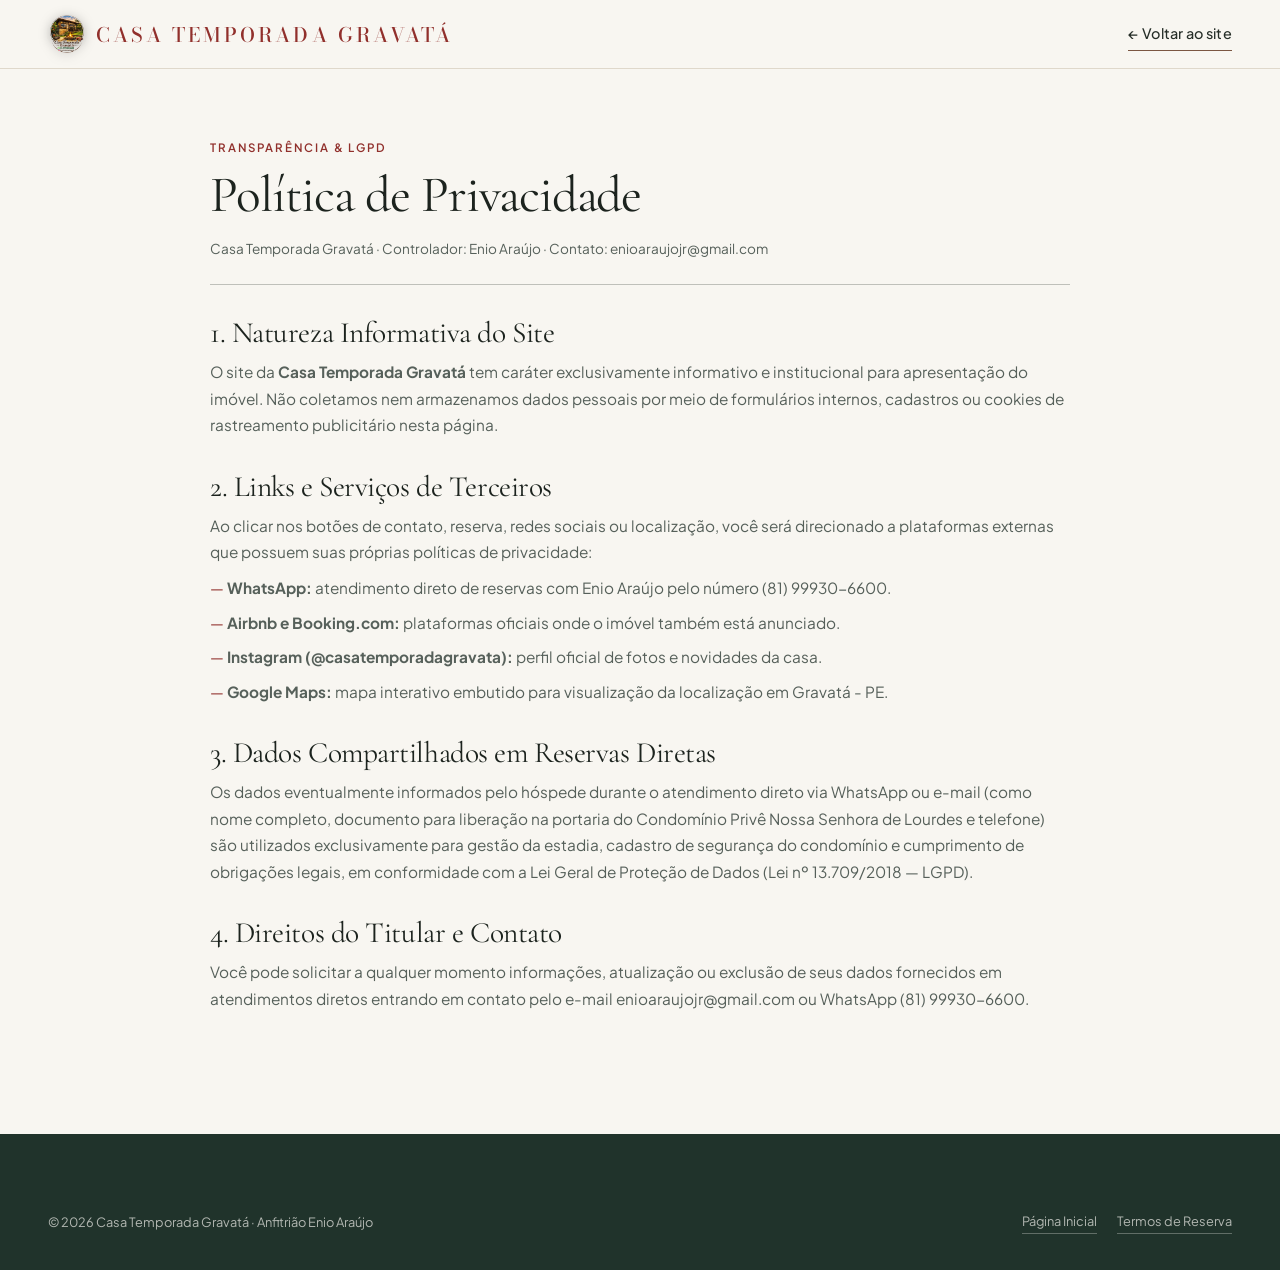
<file: politica-de-privacidade.html>
<!DOCTYPE html>
<html lang="pt-BR">
<head>
  <meta charset="UTF-8">
  <meta name="viewport" content="width=device-width, initial-scale=1.0">
  <title>Política de Privacidade — Casa Temporada Gravatá</title>
  <link rel="preconnect" href="https://fonts.googleapis.com">
  <link rel="preconnect" href="https://fonts.gstatic.com" crossorigin>
  <link href="https://fonts.googleapis.com/css2?family=Bodoni+Moda:ital,opsz,wght@0,6..96,400;0,6..96,500;1,6..96,400&family=Cormorant+Garamond:ital,wght@0,400;0,500;0,600;1,400;1,500&family=Plus+Jakarta+Sans:wght@400;500;600;700&display=swap" rel="stylesheet">
  <link rel="icon" type="image/png" href="assets/images/logo-casa-temporada-gravata.png">
  <link rel="stylesheet" href="styles.css?v=1.1.0">
</head>
<body>
  <header class="site-nav is-solid">
    <div class="nav-inner">
      <a href="index.html" class="hdr-mark">
        <img src="assets/images/logo-casa-temporada-gravata.png" width="512" height="512" alt="" class="hdr-logo">
        <span>Casa Temporada Gravatá</span>
      </a>
      <a href="index.html" class="btn btn-outline">← Voltar ao site</a>
    </div>
  </header>

  <main class="legal-main">
    <div class="container-narrow legal-doc">
      <p class="eyebrow">Transparência &amp; LGPD</p>
      <h1>Política de Privacidade</h1>
      <p class="legal-meta">Casa Temporada Gravatá · Controlador: Enio Araújo · Contato: enioaraujojr@gmail.com</p>

      <section class="legal-section">
        <h2>1. Natureza Informativa do Site</h2>
        <p>
          O site da <strong>Casa Temporada Gravatá</strong> tem caráter exclusivamente informativo e institucional para apresentação do imóvel. Não coletamos nem armazenamos dados pessoais por meio de formulários internos, cadastros ou cookies de rastreamento publicitário nesta página.
        </p>
      </section>

      <section class="legal-section">
        <h2>2. Links e Serviços de Terceiros</h2>
        <p>
          Ao clicar nos botões de contato, reserva, redes sociais ou localização, você será direcionado a plataformas externas que possuem suas próprias políticas de privacidade:
        </p>
        <ul>
          <li><strong>WhatsApp:</strong> atendimento direto de reservas com Enio Araújo pelo número (81) 99930-6600.</li>
          <li><strong>Airbnb e Booking.com:</strong> plataformas oficiais onde o imóvel também está anunciado.</li>
          <li><strong>Instagram (@casatemporadagravata):</strong> perfil oficial de fotos e novidades da casa.</li>
          <li><strong>Google Maps:</strong> mapa interativo embutido para visualização da localização em Gravatá - PE.</li>
        </ul>
      </section>

      <section class="legal-section">
        <h2>3. Dados Compartilhados em Reservas Diretas</h2>
        <p>
          Os dados eventualmente informados pelo hóspede durante o atendimento direto via WhatsApp ou e-mail (como nome completo, documento para liberação na portaria do Condomínio Privê Nossa Senhora de Lourdes e telefone) são utilizados exclusivamente para gestão da estadia, cadastro de segurança do condomínio e cumprimento de obrigações legais, em conformidade com a Lei Geral de Proteção de Dados (Lei nº 13.709/2018 — LGPD).
        </p>
      </section>

      <section class="legal-section">
        <h2>4. Direitos do Titular e Contato</h2>
        <p>
          Você pode solicitar a qualquer momento informações, atualização ou exclusão de seus dados fornecidos em atendimentos diretos entrando em contato pelo e-mail <a href="mailto:enioaraujojr@gmail.com">enioaraujojr@gmail.com</a> ou WhatsApp <a href="https://wa.me/5581999306600" target="_blank" rel="noopener noreferrer">(81) 99930-6600</a>.
        </p>
      </section>
    </div>
  </main>

  <footer class="site-footer band-olive">
    <div class="container">
      <div class="footer-bottom" style="padding-top: 0;">
        <p>© 2026 Casa Temporada Gravatá · Anfitrião Enio Araújo</p>
        <div class="footer-legal-links">
          <a href="index.html">Página Inicial</a>
          <a href="termos-de-reserva.html">Termos de Reserva</a>
        </div>
      </div>
    </div>
  </footer>
</body>
</html>
</file>
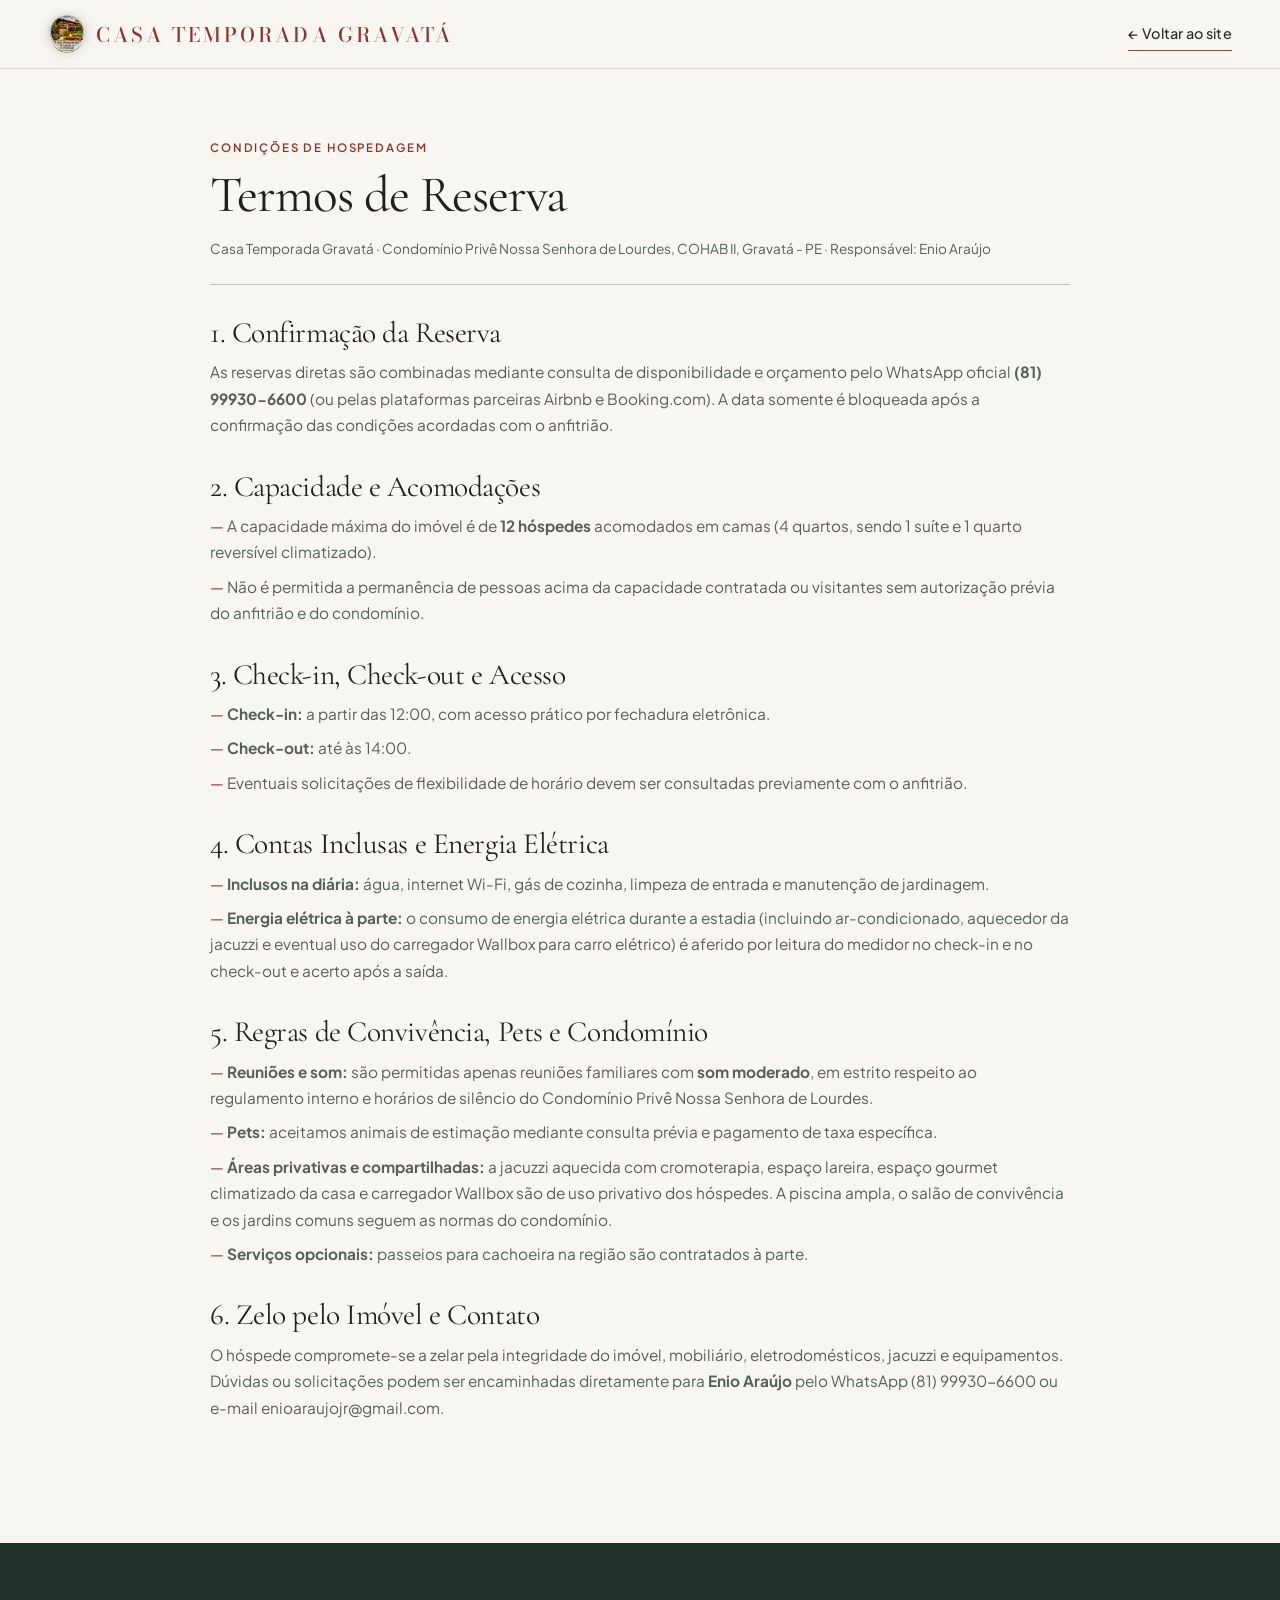
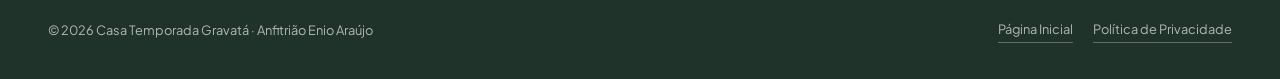
<file: termos-de-reserva.html>
<!DOCTYPE html>
<html lang="pt-BR">
<head>
  <meta charset="UTF-8">
  <meta name="viewport" content="width=device-width, initial-scale=1.0">
  <title>Termos de Reserva — Casa Temporada Gravatá</title>
  <link rel="preconnect" href="https://fonts.googleapis.com">
  <link rel="preconnect" href="https://fonts.gstatic.com" crossorigin>
  <link href="https://fonts.googleapis.com/css2?family=Bodoni+Moda:ital,opsz,wght@0,6..96,400;0,6..96,500;1,6..96,400&family=Cormorant+Garamond:ital,wght@0,400;0,500;0,600;1,400;1,500&family=Plus+Jakarta+Sans:wght@400;500;600;700&display=swap" rel="stylesheet">
  <link rel="icon" type="image/png" href="assets/images/logo-casa-temporada-gravata.png">
  <link rel="stylesheet" href="styles.css?v=1.1.0">
</head>
<body>
  <header class="site-nav is-solid">
    <div class="nav-inner">
      <a href="index.html" class="hdr-mark">
        <img src="assets/images/logo-casa-temporada-gravata.png" width="512" height="512" alt="" class="hdr-logo">
        <span>Casa Temporada Gravatá</span>
      </a>
      <a href="index.html" class="btn btn-outline">← Voltar ao site</a>
    </div>
  </header>

  <main class="legal-main">
    <div class="container-narrow legal-doc">
      <p class="eyebrow">Condições de Hospedagem</p>
      <h1>Termos de Reserva</h1>
      <p class="legal-meta">Casa Temporada Gravatá · Condomínio Privê Nossa Senhora de Lourdes, COHAB II, Gravatá - PE · Responsável: Enio Araújo</p>

      <section class="legal-section">
        <h2>1. Confirmação da Reserva</h2>
        <p>
          As reservas diretas são combinadas mediante consulta de disponibilidade e orçamento pelo WhatsApp oficial <strong>(81) 99930-6600</strong> (ou pelas plataformas parceiras Airbnb e Booking.com). A data somente é bloqueada após a confirmação das condições acordadas com o anfitrião.
        </p>
      </section>

      <section class="legal-section">
        <h2>2. Capacidade e Acomodações</h2>
        <ul>
          <li>A capacidade máxima do imóvel é de <strong>12 hóspedes</strong> acomodados em camas (4 quartos, sendo 1 suíte e 1 quarto reversível climatizado).</li>
          <li>Não é permitida a permanência de pessoas acima da capacidade contratada ou visitantes sem autorização prévia do anfitrião e do condomínio.</li>
        </ul>
      </section>

      <section class="legal-section">
        <h2>3. Check-in, Check-out e Acesso</h2>
        <ul>
          <li><strong>Check-in:</strong> a partir das 12:00, com acesso prático por fechadura eletrônica.</li>
          <li><strong>Check-out:</strong> até às 14:00.</li>
          <li>Eventuais solicitações de flexibilidade de horário devem ser consultadas previamente com o anfitrião.</li>
        </ul>
      </section>

      <section class="legal-section">
        <h2>4. Contas Inclusas e Energia Elétrica</h2>
        <ul>
          <li><strong>Inclusos na diária:</strong> água, internet Wi-Fi, gás de cozinha, limpeza de entrada e manutenção de jardinagem.</li>
          <li><strong>Energia elétrica à parte:</strong> o consumo de energia elétrica durante a estadia (incluindo ar-condicionado, aquecedor da jacuzzi e eventual uso do carregador Wallbox para carro elétrico) é aferido por leitura do medidor no check-in e no check-out e acerto após a saída.</li>
        </ul>
      </section>

      <section class="legal-section">
        <h2>5. Regras de Convivência, Pets e Condomínio</h2>
        <ul>
          <li><strong>Reuniões e som:</strong> são permitidas apenas reuniões familiares com <strong>som moderado</strong>, em estrito respeito ao regulamento interno e horários de silêncio do Condomínio Privê Nossa Senhora de Lourdes.</li>
          <li><strong>Pets:</strong> aceitamos animais de estimação mediante consulta prévia e pagamento de taxa específica.</li>
          <li><strong>Áreas privativas e compartilhadas:</strong> a jacuzzi aquecida com cromoterapia, espaço lareira, espaço gourmet climatizado da casa e carregador Wallbox são de uso privativo dos hóspedes. A piscina ampla, o salão de convivência e os jardins comuns seguem as normas do condomínio.</li>
          <li><strong>Serviços opcionais:</strong> passeios para cachoeira na região são contratados à parte.</li>
        </ul>
      </section>

      <section class="legal-section">
        <h2>6. Zelo pelo Imóvel e Contato</h2>
        <p>
          O hóspede compromete-se a zelar pela integridade do imóvel, mobiliário, eletrodomésticos, jacuzzi e equipamentos. Dúvidas ou solicitações podem ser encaminhadas diretamente para <strong>Enio Araújo</strong> pelo WhatsApp <a href="https://wa.me/5581999306600" target="_blank" rel="noopener noreferrer">(81) 99930-6600</a> ou e-mail <a href="mailto:enioaraujojr@gmail.com">enioaraujojr@gmail.com</a>.
        </p>
      </section>
    </div>
  </main>

  <footer class="site-footer band-olive">
    <div class="container">
      <div class="footer-bottom" style="padding-top: 0;">
        <p>© 2026 Casa Temporada Gravatá · Anfitrião Enio Araújo</p>
        <div class="footer-legal-links">
          <a href="index.html">Página Inicial</a>
          <a href="politica-de-privacidade.html">Política de Privacidade</a>
        </div>
      </div>
    </div>
  </footer>
</body>
</html>
</file>
<file: styles.css>
@charset "UTF-8";
@import url("https://fonts.googleapis.com/css2?family=Bodoni+Moda:ital,opsz,wght@0,6..96,400;0,6..96,500;1,6..96,400&family=Cormorant+Garamond:ital,wght@0,400;0,500;0,600;1,400;1,500&family=Plus+Jakarta+Sans:wght@400;500;600;700&display=swap");

/* ==========================================================================
   Casa Temporada Gravatá — Versão de Produção v1.0
   Estética Editorial Casa Pitanga + Paleta Solar & Natural na Serra
   ========================================================================== */

:root {
  --cream: #F8F6F1;
  --cream-sand: #EFEAE0;
  --cream-glass: rgba(248, 246, 241, 0.94);
  --cream-placeholder: #E6E0D4;
  --border-cream: #DFD8CB;
  --olive: #20332B;
  --olive-placeholder: #2E443B;
  --pitanga: #91302C;
  --pitanga-hover: #772420;
  --water-accent: #2D6A6F;
  --ink: #1C231E;
  --ink-soft: #262E28;
  --muted: #56605A;
  --caption-cream: #7B5642;
  --caption-olive: #BDD0C6;
  --sand-light: #E6D6BC;
  --offwhite: #FFFBF8;

  --hairline: rgba(28, 35, 30, 0.13);
  --hairline-strong: rgba(28, 35, 30, 0.26);
  --hairline-dark: rgba(248, 246, 241, 0.18);

  --font-mark: "Bodoni Moda", "Cormorant Garamond", Georgia, serif;
  --font-serif: "Cormorant Garamond", Georgia, "Times New Roman", serif;
  --font-sans: "Plus Jakarta Sans", -apple-system, BlinkMacSystemFont, "Segoe UI", sans-serif;

  --container-max: 1320px;
  --container-narrow: 860px;
  --nav-height: clamp(56px, 7vw, 68px);
  --section-py: clamp(4.25rem, 7.5vw, 7rem);

  --radius-btn: 2px;
  --ease-reveal: cubic-bezier(0.22, 0.7, 0.18, 1);
}

*,
*::before,
*::after {
  box-sizing: border-box;
}

html {
  font-size: 16px;
  scroll-behavior: smooth;
  scroll-padding-top: calc(var(--nav-height) + 16px);
  -webkit-text-size-adjust: 100%;
}

body {
  margin: 0;
  background-color: var(--cream);
  color: var(--ink);
  font-family: var(--font-sans);
  font-size: clamp(0.98rem, 0.95rem + 0.14vw, 1.05rem);
  font-weight: 400;
  line-height: 1.65;
  -webkit-font-smoothing: antialiased;
  -moz-osx-font-smoothing: grayscale;
  overflow-x: clip;
}

img,
picture,
svg,
video {
  display: block;
  max-width: 100%;
}

button,
input,
textarea,
select {
  font: inherit;
  color: inherit;
}

button {
  background: none;
  border: 0;
  cursor: pointer;
}

a {
  color: inherit;
  text-decoration: none;
}

ul,
ol {
  margin: 0;
  padding: 0;
  list-style: none;
}

h1,
h2,
h3,
h4,
p,
figure,
blockquote {
  margin: 0;
}

::selection {
  background-color: var(--pitanga);
  color: var(--offwhite);
}

:focus-visible {
  outline: 2px solid var(--pitanga);
  outline-offset: 3px;
}

.band-olive :focus-visible,
.site-footer :focus-visible,
.lightbox :focus-visible {
  outline-color: var(--sand-light);
}

.skip-link {
  position: fixed;
  top: -120px;
  left: 1rem;
  z-index: 3000;
  padding: 0.65rem 1.15rem;
  border-radius: var(--radius-btn);
  background-color: var(--olive);
  color: var(--offwhite);
  font-size: 0.85rem;
  font-weight: 600;
  transition: top 0.2s ease;
}

.skip-link:focus {
  top: 1rem;
}

/* ==========================================================================
   Tipografia Editorial
   ========================================================================== */

h1,
h2,
h3,
.font-serif {
  font-family: var(--font-serif);
  font-weight: 400;
  color: inherit;
}

h1 {
  font-size: clamp(2.65rem, 5.2vw, 4.6rem);
  line-height: 1.02;
  letter-spacing: -0.02em;
}

h2 {
  font-size: clamp(2.05rem, 3.8vw, 3.25rem);
  line-height: 1.06;
  letter-spacing: -0.015em;
}

h3 {
  font-size: clamp(1.35rem, 2vw, 1.7rem);
  line-height: 1.2;
}

h1 em,
h2 em,
h3 em {
  font-family: var(--font-serif);
  font-style: italic;
  font-weight: 400;
  color: var(--pitanga);
}

.hero h1 em,
.band-olive h2 em,
.band-olive h3 em {
  color: var(--sand-light);
}

.eyebrow {
  display: inline-block;
  font-family: var(--font-sans);
  font-size: 0.72rem;
  font-weight: 600;
  line-height: 1.2;
  letter-spacing: 0.16em;
  text-transform: uppercase;
  color: var(--pitanga);
}

.band-olive .eyebrow,
.site-footer .eyebrow {
  color: var(--sand-light);
}

.section-lead {
  max-width: 62ch;
  color: var(--muted);
  font-size: clamp(1rem, 0.96rem + 0.2vw, 1.1rem);
  line-height: 1.7;
}

.band-olive .section-lead {
  color: rgba(248, 246, 241, 0.84);
}

/* ==========================================================================
   Contêineres & Faixas
   ========================================================================== */

.container {
  width: min(100% - clamp(32px, 8vw, 96px), var(--container-max));
  margin-inline: auto;
}

.container-narrow {
  width: min(100% - clamp(32px, 8vw, 96px), var(--container-narrow));
  margin-inline: auto;
}

.section {
  position: relative;
  padding-block: var(--section-py);
}

.band-ivory {
  background-color: var(--cream);
  color: var(--ink);
}

.band-linen {
  background-color: var(--cream-sand);
  color: var(--ink);
  border-top: 1px solid var(--hairline);
}

.band-olive {
  background-color: var(--olive);
  color: var(--cream);
}

.section-header {
  display: flex;
  flex-direction: column;
  gap: 0.9rem;
  margin-bottom: clamp(2.2rem, 4vw, 3.25rem);
}

.band-olive.has-botanical-edges {
  padding-top: calc(var(--section-py) + 1.5rem);
  padding-bottom: calc(var(--section-py) + 1.5rem);
}

.botanical-edge {
  position: absolute;
  left: 0;
  width: 100%;
  height: 22px;
  overflow: hidden;
  line-height: 0;
  pointer-events: none;
}

.botanical-edge svg {
  width: 100%;
  height: 100%;
  display: block;
}

.botanical-edge-top {
  top: -1px;
}

.botanical-edge-bottom {
  bottom: -1px;
}

/* ==========================================================================
   Botões & Links
   ========================================================================== */

.btn {
  display: inline-flex;
  align-items: center;
  justify-content: center;
  gap: 0.55rem;
  min-height: 44px;
  padding: 0 18px;
  border-radius: var(--radius-btn);
  border: 1px solid transparent;
  font-family: var(--font-sans);
  font-size: 0.9rem;
  font-weight: 500;
  letter-spacing: 0.02em;
  white-space: nowrap;
  transition: background-color 0.25s ease, border-color 0.25s ease, color 0.25s ease, opacity 0.25s ease;
}

.btn-primary {
  background-color: var(--pitanga);
  border-color: var(--pitanga);
  color: var(--offwhite);
}

.btn-primary:hover {
  background-color: var(--pitanga-hover);
  border-color: var(--pitanga-hover);
}

.btn-ghost,
.btn-outline {
  background-color: transparent;
  border: 0;
  border-bottom: 1px solid currentColor;
  border-radius: 0;
  padding: 4px 0;
  min-height: 34px;
  font-weight: 500;
}

.btn-ghost {
  color: var(--offwhite);
}

.btn-ghost:hover {
  opacity: 0.78;
}

.btn-outline {
  color: var(--ink-soft);
  border-bottom-color: var(--caption-cream);
}

.btn-outline:hover {
  color: var(--pitanga);
}

.hero-badge {
  display: inline-flex;
  align-items: center;
  font-size: 0.72rem;
  font-weight: 600;
  letter-spacing: 0.16em;
  text-transform: uppercase;
  color: var(--sand-light);
}

/* ==========================================================================
   Menu Superior Fiel à Casa Pitanga (.site-nav / #siteNav)
   ========================================================================== */

.site-nav {
  position: fixed;
  top: 0;
  left: 0;
  right: 0;
  z-index: 50;
  background-color: rgba(248, 246, 241, 0);
  border-bottom: 1px solid rgba(0, 0, 0, 0);
  backdrop-filter: blur(0px);
  -webkit-backdrop-filter: blur(0px);
  transition: background-color 0.4s ease, border-color 0.4s ease, backdrop-filter 0.4s ease, -webkit-backdrop-filter 0.4s ease;
}

.site-nav.is-scrolled,
.site-nav.is-solid {
  background-color: var(--cream-glass);
  border-bottom-color: var(--border-cream);
  backdrop-filter: blur(10px);
  -webkit-backdrop-filter: blur(10px);
}

.nav-inner {
  max-width: var(--container-max);
  margin: 0 auto;
  padding: 0 clamp(16px, 4vw, 48px);
  height: var(--nav-height);
  display: flex;
  align-items: center;
  justify-content: space-between;
  gap: 16px;
}

.hdr-mark {
  display: inline-flex;
  align-items: center;
  gap: 10px;
  font-family: var(--font-mark);
  font-weight: 500;
  font-size: clamp(15px, 1.8vw, 20px);
  letter-spacing: 0.16em;
  text-transform: uppercase;
  white-space: nowrap;
  color: var(--offwhite);
  transition: color 0.4s ease, text-shadow 0.4s ease;
}

.hdr-logo {
  width: 38px;
  height: 38px;
  object-fit: contain;
  border-radius: 50%;
  flex-shrink: 0;
  filter: drop-shadow(0 2px 6px rgba(0, 0, 0, 0.28));
}

.site-nav:not(.is-scrolled):not(.is-solid) .hdr-mark {
  text-shadow: 0 1px 12px rgba(0, 0, 0, 0.38);
}

.site-nav.is-scrolled .hdr-mark,
.site-nav.is-solid .hdr-mark {
  color: var(--pitanga);
  text-shadow: none;
}

.nav-cta {
  height: 40px;
  min-height: 40px;
  padding: 0 16px;
  border-radius: 2px;
  font-size: 14px;
  font-weight: 500;
  letter-spacing: 0.02em;
}

.only-mobile {
  display: none;
}

.fab {
  display: none;
}

@media (max-width: 859px) {
  .only-wide {
    display: none;
  }

  .only-mobile {
    display: inline;
  }

  .fab {
    position: fixed;
    right: 16px;
    bottom: 16px;
    z-index: 60;
    display: inline-flex;
    align-items: center;
    justify-content: center;
    height: 48px;
    padding: 0 18px;
    border-radius: 24px;
    background-color: var(--pitanga);
    color: var(--offwhite);
    font-size: 14px;
    font-weight: 500;
    box-shadow: 0 10px 24px rgba(20, 26, 16, 0.25);
    opacity: 0;
    pointer-events: none;
    transform: translate3d(0, 12px, 0);
    will-change: opacity, transform;
    transition: opacity 0.3s ease, transform 0.3s ease;
  }

  .fab.show {
    opacity: 1;
    pointer-events: auto;
    transform: translate3d(0, 0, 0);
  }
}

/* ==========================================================================
   Hero Full-Bleed (#topo)
   ========================================================================== */

.hero {
  position: relative;
  height: 100svh;
  min-height: 540px;
  max-height: 1100px;
  display: flex;
  align-items: flex-end;
  padding-top: calc(var(--nav-height) + 2rem);
  padding-bottom: clamp(2.75rem, 6vw, 4.75rem);
  background-color: var(--olive);
  color: var(--offwhite);
  overflow: hidden;
}

.hero-media-wrap {
  position: absolute;
  inset: 0;
  z-index: 0;
  margin: 0;
}

.hero-media {
  position: absolute;
  inset: 0;
  width: 100%;
  height: 100%;
  object-fit: cover;
  object-position: center 45%;
  display: block;
}

.hero-overlay {
  position: absolute;
  inset: 0;
  z-index: 1;
  pointer-events: none;
  background:
    linear-gradient(to top, rgba(18, 28, 23, 0.9) 0%, rgba(18, 28, 23, 0.56) 40%, rgba(18, 28, 23, 0) 68%),
    linear-gradient(to bottom, rgba(18, 28, 23, 0.56) 0%, rgba(18, 28, 23, 0) 22%),
    linear-gradient(90deg, rgba(18, 28, 23, 0.46) 0%, rgba(18, 28, 23, 0) 58%);
}

.hero-content {
  position: relative;
  z-index: 2;
  display: flex;
  flex-direction: column;
  align-items: flex-start;
  gap: 1.05rem;
  text-shadow: 0 2px 20px rgba(0, 0, 0, 0.32);
}

.hero-title {
  max-width: 15ch;
  color: var(--offwhite);
}

.hero-subtitle {
  max-width: 52ch;
  font-size: clamp(1.05rem, 1.35vw, 1.25rem);
  line-height: 1.5;
  color: rgba(255, 251, 248, 0.94);
}

.hero-chips {
  display: flex;
  flex-wrap: wrap;
  gap: 0.45rem 1.15rem;
  font-size: 0.85rem;
  color: rgba(255, 251, 248, 0.9);
}

.hero-chips li {
  display: inline-flex;
  align-items: center;
  gap: 0.45rem;
}

.hero-chips li::before {
  content: "•";
  color: var(--sand-light);
}

.hero-actions {
  display: flex;
  flex-wrap: wrap;
  align-items: center;
  gap: 1rem 1.65rem;
  margin-top: 0.35rem;
}

/* ==========================================================================
   Ficha da Casa (.specs-strip — 6 Indicadores Reais)
   ========================================================================== */

.specs-strip {
  background-color: var(--cream);
  border-bottom: 1px solid var(--hairline);
  padding-block: clamp(1.85rem, 3.2vw, 2.6rem);
}

.specs-grid {
  display: grid;
  grid-template-columns: repeat(3, minmax(0, 1fr));
  gap: 1.5rem 2rem;
}

.spec-item {
  display: flex;
  flex-direction: column;
  gap: 0.25rem;
  padding-left: 1.15rem;
  border-left: 1px solid var(--hairline);
}

.spec-item:nth-child(3n + 1) {
  padding-left: 0;
  border-left: 0;
}

.spec-label {
  font-size: 0.69rem;
  font-weight: 600;
  letter-spacing: 0.14em;
  text-transform: uppercase;
  color: var(--muted);
}

.spec-value {
  font-family: var(--font-serif);
  font-size: clamp(1.18rem, 1.45vw, 1.4rem);
  font-weight: 500;
  line-height: 1.22;
  color: var(--ink);
}

.spec-sub {
  font-size: 0.8rem;
  color: var(--muted);
}

.spec-item.spec-accent .spec-value {
  color: var(--pitanga);
}

/* ==========================================================================
   Faixa de Diferenciais Exclusivos (.signature-features)
   ========================================================================== */

.signature-features {
  display: grid;
  grid-template-columns: repeat(4, minmax(0, 1fr));
  gap: 1.25rem 1.75rem;
  margin-top: 2rem;
  padding-top: 1.75rem;
  border-top: 1px solid var(--hairline);
}

.sig-item {
  display: flex;
  flex-direction: column;
  gap: 0.3rem;
}

.sig-kicker {
  font-size: 0.68rem;
  font-weight: 700;
  letter-spacing: 0.14em;
  text-transform: uppercase;
  color: var(--water-accent);
}

.sig-title {
  font-family: var(--font-serif);
  font-size: 1.28rem;
  font-weight: 500;
  color: var(--ink);
  line-height: 1.2;
}

.sig-desc {
  font-size: 0.86rem;
  color: var(--muted);
  line-height: 1.5;
}

/* ==========================================================================
   Efeitos Visuais nas Imagens (Casa Pitanga: clip-path + scale, 0 distorção)
   ========================================================================== */

.editorial-grid {
  columns: 2 320px;
  column-gap: clamp(16px, 2.2vw, 30px);
}

.photo-card {
  display: block;
  width: 100%;
  margin: 0 0 clamp(18px, 2.5vw, 32px);
  break-inside: avoid;
  background: transparent;
  border-radius: 0;
  cursor: zoom-in;
}

.photo-frame {
  width: 100%;
  overflow: hidden;
  border-radius: 0;
  background-color: var(--cream-placeholder);
}

.band-olive .photo-frame {
  background-color: var(--olive-placeholder);
}

.photo-frame img {
  width: 100%;
  height: auto;
  display: block;
}

/* Animação oficial Casa Pitanga: clip-path 1.25s + img scale(1.08 -> 1) 1.9s */
html.js-ready [data-rv="x"] {
  clip-path: inset(0 100% 0 0);
  transition: clip-path 1.25s var(--ease-reveal);
}

html.js-ready [data-rv="y"] {
  clip-path: inset(100% 0 0 0);
  transition: clip-path 1.25s var(--ease-reveal);
}

html.js-ready [data-rv] img {
  transform: scale(1.08);
  transition: transform 1.9s var(--ease-reveal);
}

html.js-ready [data-rv].is-revealed {
  clip-path: inset(0);
}

html.js-ready [data-rv].is-revealed img {
  transform: scale(1);
}

@media (prefers-reduced-motion: reduce) {
  html {
    scroll-behavior: auto;
  }

  html.js-ready [data-rv],
  html.js-ready [data-rv] img {
    clip-path: none;
    transform: none;
    transition: none;
  }
}

.photo-caption {
  margin-top: 10px;
  font-size: 14px;
  line-height: 1.48;
  color: var(--caption-cream);
}

.band-olive .photo-caption {
  color: var(--caption-olive);
}

/* ==========================================================================
   Horta & Pomar — Galeria Botânica (.horta-grid)
   ========================================================================== */

.horta-grid {
  display: grid;
  grid-template-columns: repeat(5, minmax(0, 1fr));
  gap: clamp(14px, 1.8vw, 24px);
  align-items: start;
}

.horta-grid .photo-card {
  margin: 0;
}

/* ==========================================================================
   Detalhamento dos 4 Quartos (.rooms-breakdown + .rooms-grid)
   ========================================================================== */

.rooms-breakdown {
  display: grid;
  grid-template-columns: repeat(4, minmax(0, 1fr));
  gap: 1.25rem 1.75rem;
  margin-bottom: clamp(2rem, 3.8vw, 3rem);
  border-top: 1px solid var(--hairline-strong);
  border-bottom: 1px solid var(--hairline);
  padding-block: 1.4rem;
}

.room-spec {
  display: flex;
  flex-direction: column;
  gap: 0.3rem;
}

.room-spec-kicker {
  font-size: 0.68rem;
  font-weight: 700;
  letter-spacing: 0.14em;
  text-transform: uppercase;
  color: var(--pitanga);
}

.room-spec h3 {
  font-size: 1.3rem;
  color: var(--ink);
}

.room-spec p {
  font-size: 0.87rem;
  color: var(--muted);
  line-height: 1.5;
}

.rooms-grid {
  columns: 3 220px;
  column-gap: clamp(14px, 2vw, 24px);
}

/* ==========================================================================
   Comodidades & Transparência (#comodidades)
   ========================================================================== */

.amenities-grid {
  display: grid;
  grid-template-columns: repeat(4, minmax(0, 1fr));
  gap: clamp(1.5rem, 2.8vw, 2.25rem);
}

.amenity-card {
  border-top: 1px solid var(--hairline-strong);
  padding-top: 1.25rem;
}

.amenity-card h3 {
  color: var(--ink);
  margin-bottom: 0.9rem;
}

.amenity-list {
  display: grid;
  gap: 0.65rem;
}

.amenity-list li {
  display: flex;
  align-items: baseline;
  gap: 0.6rem;
  padding-bottom: 0.6rem;
  border-bottom: 1px solid var(--hairline);
  font-size: 0.9rem;
  color: var(--muted);
}

.amenity-list li::before {
  content: "—";
  color: var(--pitanga);
  flex-shrink: 0;
}

.transparency-note {
  margin-top: clamp(1.75rem, 3vw, 2.5rem);
  padding: 1rem 1.25rem;
  border-left: 2px solid var(--water-accent);
  background-color: rgba(45, 106, 111, 0.06);
  font-size: 0.9rem;
  color: var(--ink-soft);
}

.transparency-note strong {
  color: var(--water-accent);
}

/* ==========================================================================
   Serra de Gravatá, Passeios & Mapa Interativo (#localizacao)
   ========================================================================== */

.location-experience-grid {
  display: grid;
  grid-template-columns: minmax(0, 1fr) minmax(0, 1fr);
  gap: clamp(1.75rem, 3.5vw, 3rem);
  align-items: start;
}

.experience-block {
  display: flex;
  flex-direction: column;
  gap: 1rem;
}

.experience-block h3 {
  font-size: clamp(1.5rem, 2.2vw, 1.95rem);
  color: var(--ink);
}

.experience-block p {
  font-size: 0.94rem;
  color: var(--muted);
  line-height: 1.65;
}

.cachoeiras-grid {
  display: grid;
  grid-template-columns: repeat(3, minmax(0, 1fr));
  gap: clamp(10px, 1.3vw, 16px);
  align-items: start;
}

.cachoeiras-grid .photo-card {
  margin: 0;
}

.cachoeiras-grid .photo-caption {
  font-size: 13px;
  line-height: 1.4;
}

.map-column {
  display: flex;
  flex-direction: column;
  gap: 1rem;
}

.address-box {
  border-top: 1px solid var(--hairline-strong);
  border-bottom: 1px solid var(--hairline);
  padding-block: 1rem;
  display: flex;
  flex-direction: column;
  gap: 0.35rem;
}

.address-title {
  font-family: var(--font-serif);
  font-size: 1.35rem;
  color: var(--ink);
}

.address-line {
  font-size: 0.92rem;
  color: var(--muted);
}

.map-embed-wrap {
  position: relative;
  z-index: 1;
  isolation: isolate;
  width: 100%;
  height: 360px;
  border: 1px solid var(--border-cream);
  background-color: var(--cream-placeholder);
  overflow: hidden;
}

.map-embed-wrap iframe {
  width: 100%;
  height: 100%;
  border: 0;
  display: block;
}

.map-actions {
  display: flex;
  flex-wrap: wrap;
  align-items: center;
  gap: 1rem 1.5rem;
}

/* ==========================================================================
   Galeria Filtrável (#galeria)
   ========================================================================== */

.gallery-filters {
  display: flex;
  flex-wrap: wrap;
  align-items: center;
  gap: 0.5rem 1.4rem;
  margin-bottom: clamp(1.75rem, 3.5vw, 2.5rem);
  border-bottom: 1px solid var(--hairline);
}

.filter-btn {
  padding: 0.65rem 0.15rem;
  border-bottom: 2px solid transparent;
  margin-bottom: -1px;
  font-size: 0.76rem;
  font-weight: 600;
  letter-spacing: 0.1em;
  text-transform: uppercase;
  color: var(--muted);
  transition: color 0.25s ease, border-color 0.25s ease;
}

.filter-btn:hover {
  color: var(--ink);
}

.filter-btn.is-active {
  color: var(--pitanga);
  border-bottom-color: var(--pitanga);
}

.gallery-grid {
  columns: 3 220px;
  column-gap: clamp(12px, 1.8vw, 24px);
}

.gallery-item {
  display: block;
  width: 100%;
  margin: 0 0 clamp(16px, 2.2vw, 26px);
  break-inside: avoid;
}

.gallery-item.is-hidden {
  display: none;
}

.gallery-trigger {
  display: block;
  width: 100%;
  padding: 0;
  text-align: left;
  cursor: zoom-in;
}

.gallery-trigger img {
  width: 100%;
  height: auto;
  display: block;
  border-radius: 0;
}

.gallery-meta {
  display: flex;
  flex-direction: column;
  align-items: flex-start;
  gap: 0.2rem;
  margin-top: 8px;
}

.gallery-tag {
  font-size: 0.66rem;
  font-weight: 600;
  letter-spacing: 0.14em;
  text-transform: uppercase;
  color: var(--pitanga);
}

.gallery-caption {
  font-size: 14px;
  line-height: 1.42;
  color: var(--caption-cream);
}

/* ==========================================================================
   Avaliações & Anfitrião (#avaliacoes)
   ========================================================================== */

.proof-grid {
  display: grid;
  grid-template-columns: minmax(0, 0.9fr) minmax(0, 1.1fr);
  gap: clamp(2rem, 4vw, 4rem);
  align-items: start;
}

.rating-summary {
  border-top: 1px solid var(--hairline-strong);
  padding-top: 1.4rem;
  display: flex;
  flex-direction: column;
  gap: 0.85rem;
}

.rating-big {
  font-family: var(--font-serif);
  font-size: clamp(3rem, 5vw, 4.2rem);
  line-height: 0.95;
  color: var(--pitanga);
}

.rating-meta {
  font-size: 0.94rem;
  color: var(--ink);
  font-weight: 500;
}

.host-note {
  font-size: 0.92rem;
  color: var(--muted);
  line-height: 1.65;
}

.review-card {
  border-top: 1px solid var(--hairline-strong);
  padding-top: 1.4rem;
  display: flex;
  flex-direction: column;
  gap: 1rem;
}

.review-quote {
  font-family: var(--font-serif);
  font-size: clamp(1.3rem, 2vw, 1.68rem);
  font-style: italic;
  line-height: 1.38;
  color: var(--ink);
}

.review-author {
  font-size: 0.85rem;
  font-weight: 600;
  letter-spacing: 0.06em;
  text-transform: uppercase;
  color: var(--caption-cream);
}

.platform-links {
  display: flex;
  flex-wrap: wrap;
  gap: 0.9rem 1.5rem;
  margin-top: 0.5rem;
}

/* ==========================================================================
   Lightbox Fullscreen (#lightbox)
   ========================================================================== */

.lightbox {
  position: fixed;
  inset: 0;
  z-index: 100;
  display: none;
  flex-direction: column;
  align-items: center;
  justify-content: center;
  padding: clamp(1rem, 3vw, 2.5rem);
  background-color: rgba(20, 26, 22, 0.97);
  color: #EEEBE2;
}

.lightbox.is-open {
  display: flex;
}

.lightbox-stage {
  position: relative;
  width: min(100%, 1080px);
  max-height: 92vh;
  display: flex;
  flex-direction: column;
  align-items: center;
  gap: 0.9rem;
  margin: 0;
}

#lightboxImg {
  max-width: 100%;
  max-height: calc(88vh - 5.5rem);
  width: auto;
  height: auto;
  object-fit: contain;
  border-radius: 0;
}

.lightbox-footer {
  display: flex;
  flex-direction: column;
  align-items: center;
  gap: 0.3rem;
  text-align: center;
  max-width: 68ch;
  padding-inline: 2.5rem;
}

#lightboxCounter {
  font-size: 13px;
  font-weight: 500;
  letter-spacing: 0.14em;
  text-transform: uppercase;
  color: #C9C8BA;
}

#lightboxCaption {
  font-size: 15px;
  color: #D9D8CC;
}

#lightboxClose,
#lightboxPrev,
#lightboxNext {
  position: fixed;
  z-index: 110;
  display: inline-flex;
  align-items: center;
  justify-content: center;
  border-radius: 2px;
  border: 1px solid rgba(238, 235, 226, 0.3);
  background-color: rgba(20, 26, 22, 0.65);
  color: #EEEBE2;
  transition: background-color 0.2s ease, border-color 0.2s ease;
}

#lightboxClose {
  width: 48px;
  height: 48px;
  top: clamp(1rem, 2.5vw, 1.5rem);
  right: clamp(1rem, 2.5vw, 1.5rem);
}

#lightboxPrev,
#lightboxNext {
  width: 52px;
  height: 52px;
  top: 50%;
  transform: translateY(-50%);
}

#lightboxClose:hover,
#lightboxPrev:hover,
#lightboxNext:hover {
  background-color: var(--pitanga);
  border-color: var(--pitanga);
}

#lightboxPrev {
  left: clamp(0.75rem, 2.5vw, 1.75rem);
}

#lightboxNext {
  right: clamp(0.75rem, 2.5vw, 1.75rem);
}

/* ==========================================================================
   Reservas, FAQ & Rodapé
   ========================================================================== */

.booking-panel {
  display: grid;
  grid-template-columns: minmax(0, 1.15fr) minmax(0, 0.85fr);
  gap: clamp(2rem, 4vw, 3.75rem);
  align-items: start;
}

.booking-copy {
  display: flex;
  flex-direction: column;
  align-items: flex-start;
  gap: 1.05rem;
}

.booking-ornament {
  color: var(--pitanga);
  margin-bottom: 0.2rem;
}

.booking-logo {
  width: 92px;
  height: 92px;
  object-fit: contain;
  display: block;
}

.booking-actions {
  display: flex;
  flex-wrap: wrap;
  align-items: center;
  gap: 1rem 1.5rem;
  margin-top: 0.4rem;
}

.briefing-list {
  margin: 0;
  border-top: 1px solid var(--hairline-strong);
}

.briefing-row {
  display: flex;
  flex-wrap: wrap;
  align-items: baseline;
  justify-content: space-between;
  gap: 0.4rem 1rem;
  padding: 0.95rem 0;
  border-bottom: 1px solid var(--hairline);
}

.briefing-row dt {
  font-size: 0.86rem;
  font-weight: 600;
  color: var(--ink);
}

.briefing-row dd {
  margin: 0;
  font-size: 0.86rem;
  color: var(--muted);
}

.briefing-row dd a {
  border-bottom: 1px solid var(--hairline-strong);
  transition: color 0.2s ease, border-color 0.2s ease;
}

.briefing-row dd a:hover {
  color: var(--pitanga);
  border-bottom-color: var(--pitanga);
}

.faq-list {
  border-top: 1px solid var(--hairline-strong);
}

.faq-item {
  border-bottom: 1px solid var(--hairline);
}

.faq-trigger {
  width: 100%;
  display: flex;
  align-items: center;
  justify-content: space-between;
  gap: 1.25rem;
  padding: 1.3rem 0;
  text-align: left;
  font-family: var(--font-serif);
  font-size: clamp(1.2rem, 1.6vw, 1.45rem);
  font-weight: 500;
  line-height: 1.25;
  color: var(--ink);
  transition: color 0.2s ease;
}

.faq-trigger:hover,
.faq-item.is-open .faq-trigger {
  color: var(--pitanga);
}

.faq-icon {
  display: none;
}

.faq-trigger::after {
  content: "+";
  flex-shrink: 0;
  font-family: var(--font-sans);
  font-size: 1.25rem;
  font-weight: 400;
  color: var(--muted);
}

.faq-item.is-open .faq-trigger::after {
  content: "−";
  color: var(--pitanga);
}

.faq-answer {
  max-height: 0;
  overflow: hidden;
  opacity: 0;
  color: var(--muted);
  font-size: 0.95rem;
  line-height: 1.7;
  transition: max-height 0.35s ease, opacity 0.25s ease, padding-bottom 0.3s ease;
}

.faq-item.is-open .faq-answer {
  max-height: 460px;
  opacity: 1;
  padding-bottom: 1.3rem;
}

.site-footer {
  background-color: var(--olive);
  color: var(--cream);
  padding-top: clamp(3.5rem, 6vw, 5.25rem);
  padding-bottom: 2.25rem;
}

.footer-grid {
  display: grid;
  grid-template-columns: minmax(0, 1.35fr) minmax(0, 0.75fr) minmax(0, 1fr);
  gap: clamp(2rem, 4vw, 3.5rem);
  padding-bottom: clamp(2.25rem, 4vw, 3.25rem);
  border-bottom: 1px solid var(--hairline-dark);
}

.footer-brand-row {
  display: flex;
  align-items: center;
  gap: 1rem;
  margin-bottom: 0.75rem;
}

.footer-emblem {
  width: 92px;
  height: 92px;
  object-fit: contain;
  flex-shrink: 0;
  filter: drop-shadow(0 4px 14px rgba(0, 0, 0, 0.28));
}

.footer-logo {
  font-family: var(--font-mark);
  font-size: clamp(1.75rem, 2.8vw, 2.5rem);
  font-weight: 400;
  letter-spacing: 0.08em;
  text-transform: uppercase;
  line-height: 1.06;
  color: var(--cream);
  margin-bottom: 0;
}

.footer-slogan {
  max-width: 40ch;
  font-size: 0.92rem;
  color: rgba(248, 246, 241, 0.78);
}

.footer-col-label {
  display: block;
  font-size: 0.68rem;
  font-weight: 600;
  letter-spacing: 0.16em;
  text-transform: uppercase;
  color: var(--sand-light);
  margin-bottom: 0.85rem;
}

.footer-nav {
  display: flex;
  flex-direction: column;
  gap: 0.55rem;
  font-size: 0.92rem;
  color: rgba(248, 246, 241, 0.84);
}

.footer-nav a:hover,
.footer-contact a:hover {
  color: var(--sand-light);
}

.footer-contact {
  display: flex;
  flex-direction: column;
  gap: 0.55rem;
  font-size: 0.9rem;
  color: rgba(248, 246, 241, 0.84);
}

.footer-bottom {
  padding-top: 1.4rem;
  display: flex;
  flex-wrap: wrap;
  align-items: center;
  justify-content: space-between;
  gap: 0.75rem 1.5rem;
  font-size: 0.8rem;
  color: rgba(248, 246, 241, 0.68);
}

.footer-legal-links {
  display: flex;
  flex-wrap: wrap;
  gap: 1.25rem;
}

.footer-legal-links a {
  border-bottom: 1px solid rgba(248, 246, 241, 0.3);
  padding-bottom: 1px;
}

.footer-legal-links a:hover {
  color: var(--sand-light);
  border-bottom-color: var(--sand-light);
}

/* ==========================================================================
   Páginas Legais (Termos de Reserva & Política de Privacidade)
   ========================================================================== */

.legal-main {
  padding-top: calc(var(--nav-height) + clamp(2.5rem, 5vw, 4rem));
  padding-bottom: clamp(4rem, 7vw, 6rem);
}

.legal-doc h1 {
  font-size: clamp(2.1rem, 4vw, 3.2rem);
  margin: 0.6rem 0 1rem;
  color: var(--ink);
}

.legal-meta {
  font-size: 0.85rem;
  color: var(--muted);
  padding-bottom: 1.5rem;
  margin-bottom: 2rem;
  border-bottom: 1px solid var(--hairline-strong);
}

.legal-section {
  margin-bottom: 2rem;
}

.legal-section h2 {
  font-size: clamp(1.45rem, 2.3vw, 1.85rem);
  margin-bottom: 0.7rem;
  color: var(--ink);
}

.legal-section p,
.legal-section li {
  font-size: 0.96rem;
  color: var(--muted);
  line-height: 1.72;
}

.legal-section ul {
  margin-top: 0.6rem;
  display: grid;
  gap: 0.5rem;
}

.legal-section li::before {
  content: "— ";
  color: var(--pitanga);
}

/* ==========================================================================
   Responsividade
   ========================================================================== */

@media (max-width: 1024px) {
  .signature-features,
  .rooms-breakdown,
  .amenities-grid {
    grid-template-columns: repeat(2, minmax(0, 1fr));
  }

  .horta-grid {
    grid-template-columns: repeat(3, minmax(0, 1fr));
  }

  .rooms-grid,
  .gallery-grid {
    columns: 2 220px;
  }

  .location-experience-grid,
  .proof-grid,
  .booking-panel,
  .footer-grid {
    grid-template-columns: 1fr;
  }
}

@media (max-width: 768px) {
  .nav-inner {
    gap: 10px;
  }

  .hdr-mark {
    gap: 7px;
    font-size: clamp(10.8px, 2.85vw, 13.5px);
    letter-spacing: 0.06em;
  }

  .hdr-logo {
    width: 28px;
    height: 28px;
  }

  .nav-cta {
    height: 36px;
    min-height: 36px;
    padding: 0 12px;
    font-size: 13px;
  }

  .hero {
    min-height: 100svh;
    height: auto;
    padding-top: calc(var(--nav-height) + 8.5rem);
    padding-bottom: max(2rem, env(safe-area-inset-bottom, 2rem));
  }

  .hero-media {
    object-position: center 18%;
  }

  .hero-overlay {
    background:
      linear-gradient(
        to top,
        rgba(18, 28, 23, 0.96) 0%,
        rgba(18, 28, 23, 0.91) 34%,
        rgba(18, 28, 23, 0.66) 54%,
        rgba(18, 28, 23, 0.1) 74%,
        rgba(18, 28, 23, 0.52) 100%
      );
  }

  .hero-content {
    gap: 0.85rem;
  }

  .hero-title {
    font-weight: 500;
    font-size: clamp(2.15rem, 8.8vw, 2.75rem);
    line-height: 1.06;
    color: #FFFFFF;
  }

  .hero h1 em {
    color: #F2E2C4;
  }

  .hero-subtitle {
    font-size: 0.98rem;
    color: rgba(255, 255, 255, 0.94);
  }

  .hero-chips {
    gap: 0.35rem 0.9rem;
    font-size: 0.8rem;
    color: rgba(248, 246, 241, 0.92);
  }

  .hero-actions {
    width: 100%;
    flex-direction: column;
    align-items: flex-start;
    gap: 0.85rem;
  }

  .hero-actions .btn-primary {
    width: 100%;
    min-height: 48px;
  }

  .specs-grid {
    grid-template-columns: repeat(2, minmax(0, 1fr));
  }

  .spec-item {
    padding-left: 0;
    padding-top: 0.85rem;
    border-left: 0;
    border-top: 1px solid var(--hairline);
  }

  .spec-item:nth-child(-n + 2) {
    padding-top: 0;
    border-top: 0;
  }

  .signature-features,
  .rooms-breakdown,
  .amenities-grid {
    grid-template-columns: 1fr;
  }

  .editorial-grid {
    columns: 1;
  }

  .horta-grid {
    grid-template-columns: repeat(2, minmax(0, 1fr));
  }

  .horta-grid .photo-card:last-child {
    grid-column: span 2;
  }

  .rooms-grid {
    columns: 2 180px;
  }

  .gallery-filters {
    flex-wrap: nowrap;
    overflow-x: auto;
    scrollbar-width: none;
  }

  .gallery-filters::-webkit-scrollbar {
    display: none;
  }

  .filter-btn {
    flex-shrink: 0;
  }

  .map-embed-wrap {
    height: 300px;
  }

  #lightboxPrev,
  #lightboxNext {
    top: auto;
    bottom: 1rem;
    transform: none;
    width: 46px;
    height: 46px;
  }

  #lightboxPrev {
    left: 1rem;
  }

  #lightboxNext {
    right: 1rem;
  }
}

@media (max-width: 520px) {
  .specs-grid {
    grid-template-columns: 1fr;
  }

  .spec-item:nth-child(2) {
    padding-top: 0.85rem;
    border-top: 1px solid var(--hairline);
  }

  .rooms-grid,
  .gallery-grid {
    columns: 1;
  }
}
</file>
